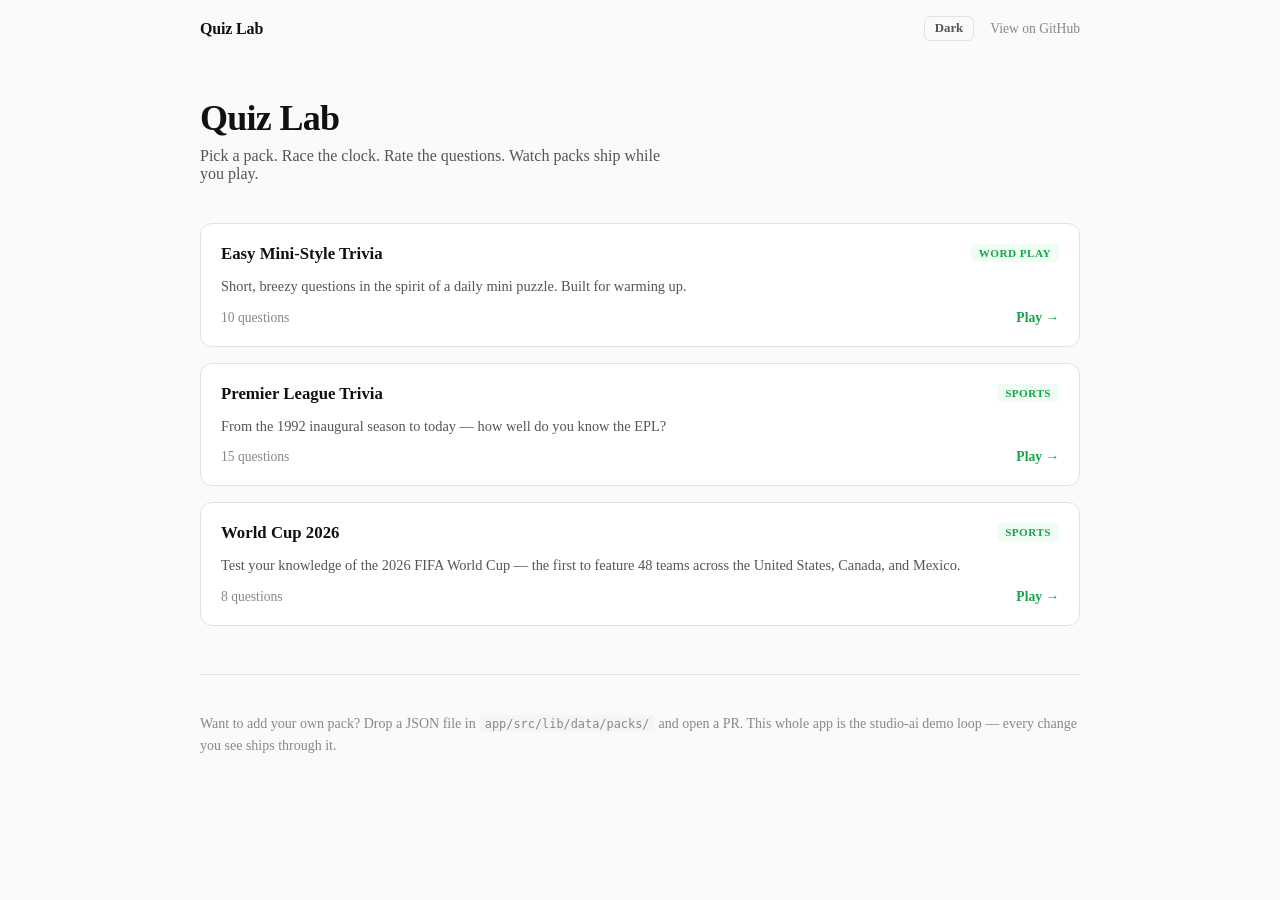
<file: pr-3/index.html>
<!doctype html>
<html lang="en">
	<head>
		<meta charset="utf-8" />
		<meta name="viewport" content="width=device-width, initial-scale=1" />
		<meta name="text-scale" content="scale" />
		<title>Quiz Lab</title>
		<link href="./_app/immutable/entry/start.DJu2rK__.js" rel="modulepreload">
		<link href="./_app/immutable/chunks/CJmnav-K.js" rel="modulepreload">
		<link href="./_app/immutable/chunks/DCRx875m.js" rel="modulepreload">
		<link href="./_app/immutable/entry/app.CYE9SUCM.js" rel="modulepreload">
		<link href="./_app/immutable/chunks/DEDqjojZ.js" rel="modulepreload">
		<link href="./_app/immutable/nodes/0.B5DDcR6d.js" rel="modulepreload">
		<link href="./_app/immutable/nodes/2.BEg4h3Is.js" rel="modulepreload">
		<!--12qhfyh--><link rel="icon" href="data:image/svg+xml,%3csvg%20xmlns='http://www.w3.org/2000/svg'%20width='107'%20height='128'%20viewBox='0%200%20107%20128'%3e%3ctitle%3esvelte-logo%3c/title%3e%3cpath%20d='M94.157%2022.819c-10.4-14.885-30.94-19.297-45.792-9.835L22.282%2029.608A29.92%2029.92%200%200%200%208.764%2049.65a31.5%2031.5%200%200%200%203.108%2020.231%2030%2030%200%200%200-4.477%2011.183%2031.9%2031.9%200%200%200%205.448%2024.116c10.402%2014.887%2030.942%2019.297%2045.791%209.835l26.083-16.624A29.92%2029.92%200%200%200%2098.235%2078.35a31.53%2031.53%200%200%200-3.105-20.232%2030%2030%200%200%200%204.474-11.182%2031.88%2031.88%200%200%200-5.447-24.116'%20style='fill:%23ff3e00'/%3e%3cpath%20d='M45.817%20106.582a20.72%2020.72%200%200%201-22.237-8.243%2019.17%2019.17%200%200%201-3.277-14.503%2018%2018%200%200%201%20.624-2.435l.49-1.498%201.337.981a33.6%2033.6%200%200%200%2010.203%205.098l.97.294-.09.968a5.85%205.85%200%200%200%201.052%203.878%206.24%206.24%200%200%200%206.695%202.485%205.8%205.8%200%200%200%201.603-.704L69.27%2076.28a5.43%205.43%200%200%200%202.45-3.631%205.8%205.8%200%200%200-.987-4.371%206.24%206.24%200%200%200-6.698-2.487%205.7%205.7%200%200%200-1.6.704l-9.953%206.345a19%2019%200%200%201-5.296%202.326%2020.72%2020.72%200%200%201-22.237-8.243%2019.17%2019.17%200%200%201-3.277-14.502%2017.99%2017.99%200%200%201%208.13-12.052l26.081-16.623a19%2019%200%200%201%205.3-2.329%2020.72%2020.72%200%200%201%2022.237%208.243%2019.17%2019.17%200%200%201%203.277%2014.503%2018%2018%200%200%201-.624%202.435l-.49%201.498-1.337-.98a33.6%2033.6%200%200%200-10.203-5.1l-.97-.294.09-.968a5.86%205.86%200%200%200-1.052-3.878%206.24%206.24%200%200%200-6.696-2.485%205.8%205.8%200%200%200-1.602.704L37.73%2051.72a5.42%205.42%200%200%200-2.449%203.63%205.79%205.79%200%200%200%20.986%204.372%206.24%206.24%200%200%200%206.698%202.486%205.8%205.8%200%200%200%201.602-.704l9.952-6.342a19%2019%200%200%201%205.295-2.328%2020.72%2020.72%200%200%201%2022.237%208.242%2019.17%2019.17%200%200%201%203.277%2014.503%2018%2018%200%200%201-8.13%2012.053l-26.081%2016.622a19%2019%200%200%201-5.3%202.328'%20style='fill:%23fff'/%3e%3c/svg%3e"/><!---->
		<link href="./_app/immutable/assets/0.CSIWkwKv.css" rel="stylesheet">
		<link href="./_app/immutable/assets/2.Kk7k5AfA.css" rel="stylesheet">
	</head>
	<body data-sveltekit-preload-data="hover">
		<div style="display: contents"><!--[--><!--[0--><!--[--><nav class="top-nav svelte-12qhfyh"><a class="brand svelte-12qhfyh" href="./">Quiz Lab</a> <div class="nav-right svelte-12qhfyh"><button class="theme-toggle svelte-12qhfyh" aria-label="Toggle theme">Dark</button> <a class="github svelte-12qhfyh" href="https://github.com/routeburn-alpha/product-demo-template" rel="noopener" target="_blank">View on GitHub</a></div></nav> <!--[--><div class="container svelte-1uha8ag"><header class="svelte-1uha8ag"><h1 class="svelte-1uha8ag">Quiz Lab</h1> <p class="subtitle svelte-1uha8ag">Pick a pack. Race the clock. Rate the questions. Watch packs ship while you play.</p></header> <section><div class="pack-grid svelte-1uha8ag"><!--[--><a class="pack-card svelte-1uha8ag" href="./play/nyt-easy"><div class="pack-header svelte-1uha8ag"><h2 class="svelte-1uha8ag">Easy Mini-Style Trivia</h2> <span class="category svelte-1uha8ag">Word play</span></div> <p class="description svelte-1uha8ag">Short, breezy questions in the spirit of a daily mini puzzle. Built for warming up.</p> <div class="meta svelte-1uha8ag"><span class="count">10 questions</span> <span class="play svelte-1uha8ag">Play →</span></div></a><a class="pack-card svelte-1uha8ag" href="./play/premier-league"><div class="pack-header svelte-1uha8ag"><h2 class="svelte-1uha8ag">Premier League Trivia</h2> <span class="category svelte-1uha8ag">Sports</span></div> <p class="description svelte-1uha8ag">From the 1992 inaugural season to today — how well do you know the EPL?</p> <div class="meta svelte-1uha8ag"><span class="count">15 questions</span> <span class="play svelte-1uha8ag">Play →</span></div></a><a class="pack-card svelte-1uha8ag" href="./play/world-cup-2026"><div class="pack-header svelte-1uha8ag"><h2 class="svelte-1uha8ag">World Cup 2026</h2> <span class="category svelte-1uha8ag">Sports</span></div> <p class="description svelte-1uha8ag">Test your knowledge of the 2026 FIFA World Cup — the first to feature 48 teams across the United States, Canada, and Mexico.</p> <div class="meta svelte-1uha8ag"><span class="count">8 questions</span> <span class="play svelte-1uha8ag">Play →</span></div></a><!--]--></div></section> <footer class="svelte-1uha8ag"><p>Want to add your own pack? Drop a JSON file in <code class="svelte-1uha8ag">app/src/lib/data/packs/</code> and open a PR.
			This whole app is the studio-ai demo loop — every change you see ships through it.</p></footer></div><!--]--><!----><!--]--><!--]--> <!--[-1--><!--]--><!--]-->
			
			<script>
				{
					__sveltekit_16wly1c = {
						base: new URL(".", location).pathname.slice(0, -1),
						assets: "/product-davidoh/pr-3"
					};

					const element = document.currentScript.parentElement;

					Promise.all([
						import("./_app/immutable/entry/start.DJu2rK__.js"),
						import("./_app/immutable/entry/app.CYE9SUCM.js")
					]).then(([kit, app]) => {
						kit.start(app, element, {
							node_ids: [0, 2],
							data: [null,{type:"data",data:{packs:[{id:"nyt-easy",title:"Easy Mini-Style Trivia",category:"Word play",description:"Short, breezy questions in the spirit of a daily mini puzzle. Built for warming up.",questions:[{id:"ne-1",prompt:"Tropical orange-fleshed stone fruit, five letters:",choices:["Peach","Mango","Guava","Melon"],correctIndex:1,difficulty:1,explanation:"Mango — five letters, fits the clue."},{id:"ne-2",prompt:"Largest planet in our solar system:",choices:["Saturn","Neptune","Earth","Jupiter"],correctIndex:3,difficulty:1,explanation:"Jupiter is the largest, with a mass greater than all other planets combined."},{id:"ne-3",prompt:"Capital of France:",choices:["Lyon","Marseille","Paris","Nice"],correctIndex:2,difficulty:1,explanation:"Paris."},{id:"ne-4",prompt:"Number of sides on a hexagon:",choices:["Five","Six","Seven","Eight"],correctIndex:1,difficulty:1,explanation:"Hex- = six. Octagon has eight, pentagon has five."},{id:"ne-5",prompt:"Which of these is a primary color?",choices:["Green","Orange","Yellow","Purple"],correctIndex:2,difficulty:1,explanation:"The three primary colors of light are red, green, and blue; in paint they are red, yellow, and blue. Yellow is the only primary in this list."},{id:"ne-6",prompt:"Author of 'Romeo and Juliet':",choices:["Charles Dickens","Jane Austen","Mark Twain","William Shakespeare"],correctIndex:3,difficulty:1,explanation:"Shakespeare wrote it around 1595."},{id:"ne-7",prompt:"Smallest U.S. state by area:",choices:["Delaware","Connecticut","Rhode Island","Hawaii"],correctIndex:2,difficulty:2,explanation:"Rhode Island is about 1,545 square miles."},{id:"ne-8",prompt:"Currency used in Japan:",choices:["Won","Yuan","Yen","Ringgit"],correctIndex:2,difficulty:1,explanation:"The yen has been Japan's currency since 1871."},{id:"ne-9",prompt:"Tallest mountain on Earth, measured from sea level:",choices:["K2","Mount Everest","Kangchenjunga","Denali"],correctIndex:1,difficulty:1,explanation:"Everest stands at 8,849 metres."},{id:"ne-10",prompt:"How many continents are there?",choices:["Five","Six","Seven","Eight"],correctIndex:2,difficulty:1,explanation:"Africa, Antarctica, Asia, Australia, Europe, North America, and South America."}]},{id:"premier-league",title:"Premier League Trivia",category:"Sports",description:"From the 1992 inaugural season to today — how well do you know the EPL?",questions:[{id:"pl-1",prompt:"Who is the Premier League's all-time top scorer?",choices:["Wayne Rooney","Alan Shearer","Harry Kane","Sergio Agüero"],correctIndex:1,difficulty:1,explanation:"Alan Shearer scored 260 Premier League goals, mostly with Newcastle United."},{id:"pl-2",prompt:"Which club won the inaugural Premier League title in the 1992–93 season?",choices:["Arsenal","Liverpool","Manchester United","Leeds United"],correctIndex:2,difficulty:1,explanation:"Manchester United, managed by Sir Alex Ferguson, won the first ever Premier League."},{id:"pl-3",prompt:"Erling Haaland joined Manchester City in 2022 from which club?",choices:["RB Leipzig","Bayer Leverkusen","Red Bull Salzburg","Borussia Dortmund"],correctIndex:3,difficulty:1,explanation:"Haaland transferred from Borussia Dortmund and won the Golden Boot in his first PL season."},{id:"pl-4",prompt:"Which stadium is home to Liverpool FC?",choices:["Anfield","Goodison Park","Old Trafford","Stamford Bridge"],correctIndex:0,difficulty:1,explanation:"Anfield has been Liverpool's home since 1892."},{id:"pl-5",prompt:"Who has won the most Premier League Golden Boots?",choices:["Thierry Henry","Alan Shearer","Harry Kane","Both Henry and Shearer are tied"],correctIndex:3,difficulty:2,explanation:"Thierry Henry and Alan Shearer are tied on four Golden Boots each."},{id:"pl-6",prompt:"Mohamed Salah's national team is:",choices:["Morocco","Algeria","Egypt","Tunisia"],correctIndex:2,difficulty:1,explanation:"Salah captains the Egyptian national team."},{id:"pl-7",prompt:"Which club is nicknamed 'The Seagulls'?",choices:["Bournemouth","Brighton & Hove Albion","Crystal Palace","Southampton"],correctIndex:1,difficulty:2,explanation:"Brighton & Hove Albion, named for their coastal home."},{id:"pl-8",prompt:"Which player holds the record for most Premier League appearances?",choices:["James Milner","Gareth Barry","Ryan Giggs","Frank Lampard"],correctIndex:1,difficulty:3,explanation:"Gareth Barry made 653 PL appearances across Aston Villa, Manchester City, Everton, and West Brom."},{id:"pl-9",prompt:"Which manager led Leicester City to their fairytale 2015–16 title?",choices:["Brendan Rodgers","Claudio Ranieri","Nigel Pearson","Roberto Martínez"],correctIndex:1,difficulty:2,explanation:"Claudio Ranieri's Leicester won the title at 5000-1 preseason odds."},{id:"pl-10",prompt:"What is the largest stadium currently used in the Premier League by capacity?",choices:["Etihad Stadium","Tottenham Hotspur Stadium","Old Trafford","London Stadium"],correctIndex:2,difficulty:2,explanation:"Old Trafford holds approximately 74,000."},{id:"pl-11",prompt:"Which club won four Premier League titles in a row from 2020–21 to 2023–24?",choices:["Manchester United","Liverpool","Chelsea","Manchester City"],correctIndex:3,difficulty:2,explanation:"Manchester City's four consecutive titles is a PL record."},{id:"pl-12",prompt:"Newcastle United play their home games at:",choices:["St James' Park","Stadium of Light","St Mary's","Goodison Park"],correctIndex:0,difficulty:1,explanation:"St James' Park has been Newcastle's home since 1892."},{id:"pl-13",prompt:"Who is Arsenal's all-time leading goal scorer in the Premier League era?",choices:["Robin van Persie","Ian Wright","Dennis Bergkamp","Thierry Henry"],correctIndex:3,difficulty:2,explanation:"Thierry Henry is Arsenal's all-time top scorer with 228 goals across all competitions."},{id:"pl-14",prompt:"In what year was the Premier League founded?",choices:["1988","1990","1992","1995"],correctIndex:2,difficulty:1,explanation:"The Premier League was founded in February 1992."},{id:"pl-15",prompt:"Which goalkeeper has the most Premier League clean sheets all-time?",choices:["David Seaman","Petr Čech","Edwin van der Sar","David de Gea"],correctIndex:1,difficulty:3,explanation:"Petr Čech finished his career with 202 PL clean sheets, a league record."}]},{id:"world-cup-2026",title:"World Cup 2026",category:"Sports",description:"Test your knowledge of the 2026 FIFA World Cup — the first to feature 48 teams across the United States, Canada, and Mexico.",questions:[{id:"wc26-1",prompt:"How many teams participated in the 2026 FIFA World Cup, marking the first expansion to this format?",choices:["32","36","48","64"],correctIndex:2,difficulty:1,explanation:"The 2026 World Cup expanded to 48 teams, up from the 32-team format used since 1998."},{id:"wc26-2",prompt:"Which three countries co-hosted the 2026 FIFA World Cup?",choices:["USA, Brazil, Canada","USA, Canada, Mexico","USA, Mexico, Argentina","Canada, Mexico, Brazil"],correctIndex:1,difficulty:1,explanation:"The United States, Canada, and Mexico co-hosted the 2026 World Cup — the first tournament with three host nations."},{id:"wc26-3",prompt:"Which stadium hosted the 2026 FIFA World Cup Final?",choices:["Rose Bowl, Los Angeles","MetLife Stadium, New Jersey","AT&T Stadium, Dallas","Estadio Azteca, Mexico City"],correctIndex:1,difficulty:2,explanation:"MetLife Stadium in New Jersey hosted the 2026 World Cup Final."},{id:"wc26-4",prompt:"Which historic venue hosted matches at both the 1970 and 2026 FIFA World Cups?",choices:["Maracanã, Rio de Janeiro","Wembley Stadium, London","Estadio Azteca, Mexico City","Camp Nou, Barcelona"],correctIndex:2,difficulty:2,explanation:"Estadio Azteca in Mexico City hosted games in 1970, 1986, and again in 2026, making it the only stadium to host matches at three World Cups."},{id:"wc26-5",prompt:"In the new 48-team group stage format, how many teams advanced from each group of three?",choices:["1","2","3","All three plus best third-place sides"],correctIndex:1,difficulty:2,explanation:"The 2026 World Cup used 16 groups of three teams, with the top two from each group advancing to a 32-team knockout round."},{id:"wc26-6",prompt:"Which confederation qualified the most teams for the 2026 FIFA World Cup?",choices:["UEFA (Europe)","CONMEBOL (South America)","AFC (Asia)","CAF (Africa)"],correctIndex:0,difficulty:2,explanation:"UEFA received 16 spots in the expanded 48-team tournament, the largest allocation of any confederation."},{id:"wc26-7",prompt:"Roughly how many cities across the three host nations staged 2026 World Cup matches?",choices:["6","10","16","20"],correctIndex:2,difficulty:3,explanation:"The tournament spanned 16 host cities: 11 in the United States, 2 in Canada, and 3 in Mexico."},{id:"wc26-8",prompt:"Which Canadian city hosted group-stage matches at the 2026 FIFA World Cup?",choices:["Toronto","Vancouver","Montreal","Both Toronto and Vancouver"],correctIndex:3,difficulty:3,explanation:"Both Toronto (BMO Field) and Vancouver (BC Place) hosted 2026 World Cup group-stage matches for Canada."}]}]},uses:{}}],
							form: null,
							error: null
						});
					});
				}
			</script>
		</div>
	</body>
</html>
</file>
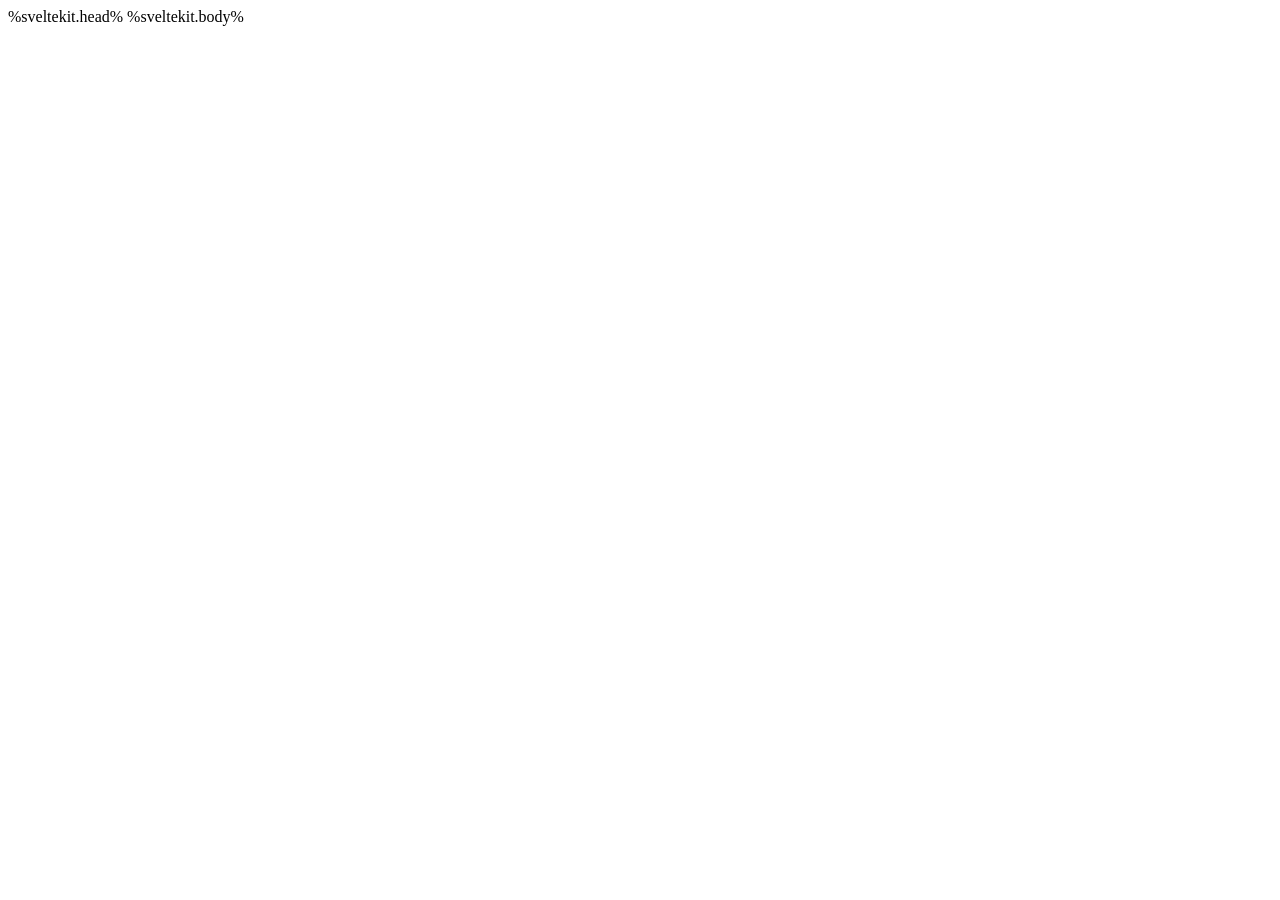
<file: app/src/app.html>
<!doctype html>
<html lang="en">
	<head>
		<meta charset="utf-8" />
		<meta name="viewport" content="width=device-width, initial-scale=1" />
		<meta name="text-scale" content="scale" />
		<title>Quiz Lab</title>
		%sveltekit.head%
	</head>
	<body data-sveltekit-preload-data="hover">
		<div style="display: contents">%sveltekit.body%</div>
	</body>
</html>
</file>
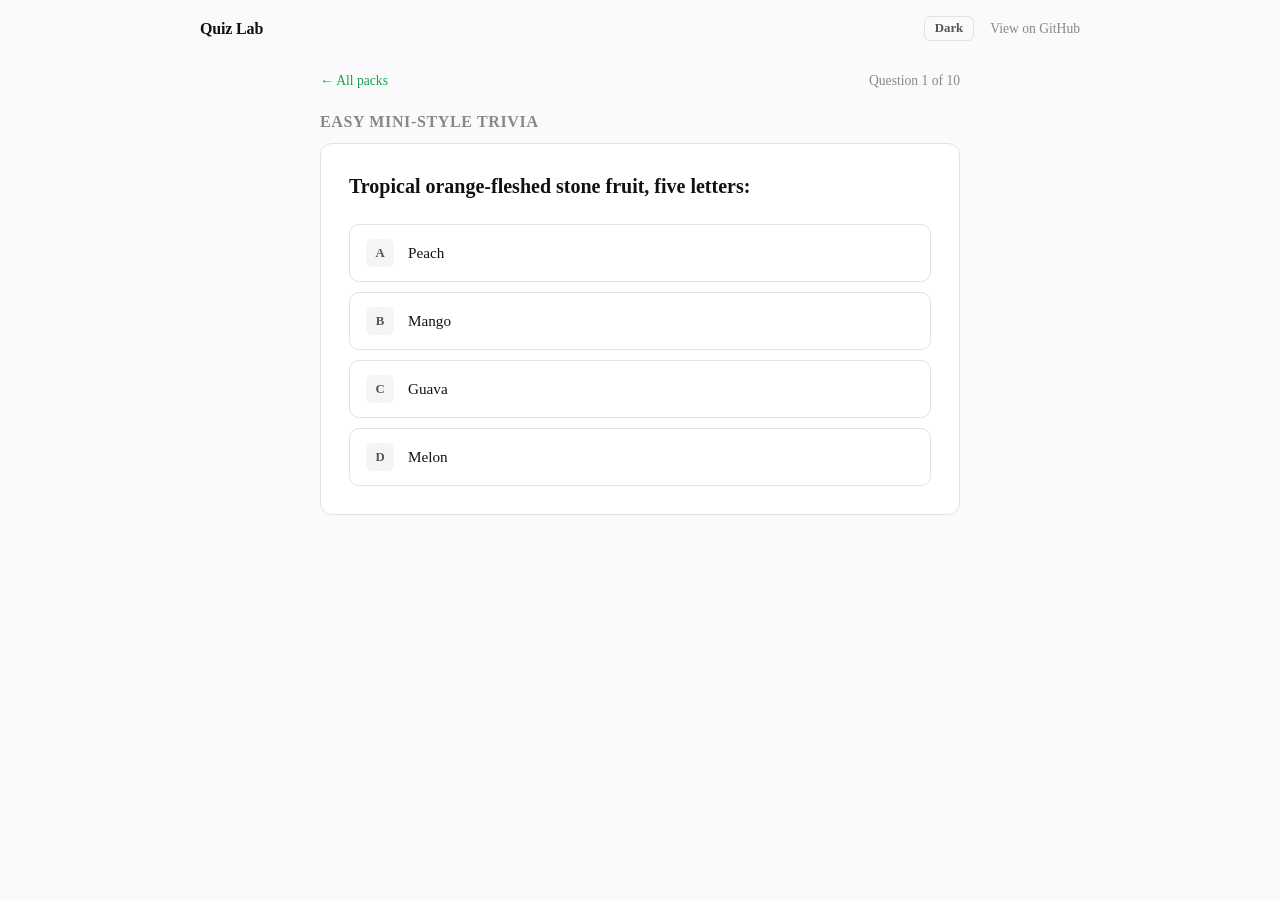
<file: pr-3/play/nyt-easy.html>
<!doctype html>
<html lang="en">
	<head>
		<meta charset="utf-8" />
		<meta name="viewport" content="width=device-width, initial-scale=1" />
		<meta name="text-scale" content="scale" />
		<title>Quiz Lab</title>
		<link href="../_app/immutable/entry/start.DJu2rK__.js" rel="modulepreload">
		<link href="../_app/immutable/chunks/CJmnav-K.js" rel="modulepreload">
		<link href="../_app/immutable/chunks/DCRx875m.js" rel="modulepreload">
		<link href="../_app/immutable/entry/app.CYE9SUCM.js" rel="modulepreload">
		<link href="../_app/immutable/chunks/DEDqjojZ.js" rel="modulepreload">
		<link href="../_app/immutable/nodes/0.B5DDcR6d.js" rel="modulepreload">
		<link href="../_app/immutable/nodes/3.p23c1gah.js" rel="modulepreload">
		<!--12qhfyh--><link rel="icon" href="data:image/svg+xml,%3csvg%20xmlns='http://www.w3.org/2000/svg'%20width='107'%20height='128'%20viewBox='0%200%20107%20128'%3e%3ctitle%3esvelte-logo%3c/title%3e%3cpath%20d='M94.157%2022.819c-10.4-14.885-30.94-19.297-45.792-9.835L22.282%2029.608A29.92%2029.92%200%200%200%208.764%2049.65a31.5%2031.5%200%200%200%203.108%2020.231%2030%2030%200%200%200-4.477%2011.183%2031.9%2031.9%200%200%200%205.448%2024.116c10.402%2014.887%2030.942%2019.297%2045.791%209.835l26.083-16.624A29.92%2029.92%200%200%200%2098.235%2078.35a31.53%2031.53%200%200%200-3.105-20.232%2030%2030%200%200%200%204.474-11.182%2031.88%2031.88%200%200%200-5.447-24.116'%20style='fill:%23ff3e00'/%3e%3cpath%20d='M45.817%20106.582a20.72%2020.72%200%200%201-22.237-8.243%2019.17%2019.17%200%200%201-3.277-14.503%2018%2018%200%200%201%20.624-2.435l.49-1.498%201.337.981a33.6%2033.6%200%200%200%2010.203%205.098l.97.294-.09.968a5.85%205.85%200%200%200%201.052%203.878%206.24%206.24%200%200%200%206.695%202.485%205.8%205.8%200%200%200%201.603-.704L69.27%2076.28a5.43%205.43%200%200%200%202.45-3.631%205.8%205.8%200%200%200-.987-4.371%206.24%206.24%200%200%200-6.698-2.487%205.7%205.7%200%200%200-1.6.704l-9.953%206.345a19%2019%200%200%201-5.296%202.326%2020.72%2020.72%200%200%201-22.237-8.243%2019.17%2019.17%200%200%201-3.277-14.502%2017.99%2017.99%200%200%201%208.13-12.052l26.081-16.623a19%2019%200%200%201%205.3-2.329%2020.72%2020.72%200%200%201%2022.237%208.243%2019.17%2019.17%200%200%201%203.277%2014.503%2018%2018%200%200%201-.624%202.435l-.49%201.498-1.337-.98a33.6%2033.6%200%200%200-10.203-5.1l-.97-.294.09-.968a5.86%205.86%200%200%200-1.052-3.878%206.24%206.24%200%200%200-6.696-2.485%205.8%205.8%200%200%200-1.602.704L37.73%2051.72a5.42%205.42%200%200%200-2.449%203.63%205.79%205.79%200%200%200%20.986%204.372%206.24%206.24%200%200%200%206.698%202.486%205.8%205.8%200%200%200%201.602-.704l9.952-6.342a19%2019%200%200%201%205.295-2.328%2020.72%2020.72%200%200%201%2022.237%208.242%2019.17%2019.17%200%200%201%203.277%2014.503%2018%2018%200%200%201-8.13%2012.053l-26.081%2016.622a19%2019%200%200%201-5.3%202.328'%20style='fill:%23fff'/%3e%3c/svg%3e"/><!---->
		<link href="../_app/immutable/assets/0.CSIWkwKv.css" rel="stylesheet">
		<link href="../_app/immutable/assets/3.B-K7L0nJ.css" rel="stylesheet">
	</head>
	<body data-sveltekit-preload-data="hover">
		<div style="display: contents"><!--[--><!--[0--><!--[--><nav class="top-nav svelte-12qhfyh"><a class="brand svelte-12qhfyh" href="../">Quiz Lab</a> <div class="nav-right svelte-12qhfyh"><button class="theme-toggle svelte-12qhfyh" aria-label="Toggle theme">Dark</button> <a class="github svelte-12qhfyh" href="https://github.com/routeburn-alpha/product-demo-template" rel="noopener" target="_blank">View on GitHub</a></div></nav> <!--[--><div class="container svelte-1tmeqxj"><!--[0--><div class="progress-row svelte-1tmeqxj"><a class="back svelte-1tmeqxj" href="../">← All packs</a> <span class="progress svelte-1tmeqxj">Question 1 of 10</span></div> <h1 class="pack-title svelte-1tmeqxj">Easy Mini-Style Trivia</h1> <div class="question-card svelte-1tmeqxj"><p class="prompt svelte-1tmeqxj">Tropical orange-fleshed stone fruit, five letters:</p> <div class="choices svelte-1tmeqxj"><!--[--><button type="button" class="choice svelte-1tmeqxj"><span class="letter svelte-1tmeqxj">A</span> <span class="choice-text svelte-1tmeqxj">Peach</span></button><button type="button" class="choice svelte-1tmeqxj"><span class="letter svelte-1tmeqxj">B</span> <span class="choice-text svelte-1tmeqxj">Mango</span></button><button type="button" class="choice svelte-1tmeqxj"><span class="letter svelte-1tmeqxj">C</span> <span class="choice-text svelte-1tmeqxj">Guava</span></button><button type="button" class="choice svelte-1tmeqxj"><span class="letter svelte-1tmeqxj">D</span> <span class="choice-text svelte-1tmeqxj">Melon</span></button><!--]--></div> <!--[-1--><!--]--></div><!--]--></div><!--]--><!----><!--]--><!--]--> <!--[-1--><!--]--><!--]-->
			
			<script>
				{
					__sveltekit_16wly1c = {
						base: new URL("..", location).pathname.slice(0, -1),
						assets: "/product-davidoh/pr-3"
					};

					const element = document.currentScript.parentElement;

					Promise.all([
						import("../_app/immutable/entry/start.DJu2rK__.js"),
						import("../_app/immutable/entry/app.CYE9SUCM.js")
					]).then(([kit, app]) => {
						kit.start(app, element, {
							node_ids: [0, 3],
							data: [null,{type:"data",data:{pack:{id:"nyt-easy",title:"Easy Mini-Style Trivia",category:"Word play",description:"Short, breezy questions in the spirit of a daily mini puzzle. Built for warming up.",questions:[{id:"ne-1",prompt:"Tropical orange-fleshed stone fruit, five letters:",choices:["Peach","Mango","Guava","Melon"],correctIndex:1,difficulty:1,explanation:"Mango — five letters, fits the clue."},{id:"ne-2",prompt:"Largest planet in our solar system:",choices:["Saturn","Neptune","Earth","Jupiter"],correctIndex:3,difficulty:1,explanation:"Jupiter is the largest, with a mass greater than all other planets combined."},{id:"ne-3",prompt:"Capital of France:",choices:["Lyon","Marseille","Paris","Nice"],correctIndex:2,difficulty:1,explanation:"Paris."},{id:"ne-4",prompt:"Number of sides on a hexagon:",choices:["Five","Six","Seven","Eight"],correctIndex:1,difficulty:1,explanation:"Hex- = six. Octagon has eight, pentagon has five."},{id:"ne-5",prompt:"Which of these is a primary color?",choices:["Green","Orange","Yellow","Purple"],correctIndex:2,difficulty:1,explanation:"The three primary colors of light are red, green, and blue; in paint they are red, yellow, and blue. Yellow is the only primary in this list."},{id:"ne-6",prompt:"Author of 'Romeo and Juliet':",choices:["Charles Dickens","Jane Austen","Mark Twain","William Shakespeare"],correctIndex:3,difficulty:1,explanation:"Shakespeare wrote it around 1595."},{id:"ne-7",prompt:"Smallest U.S. state by area:",choices:["Delaware","Connecticut","Rhode Island","Hawaii"],correctIndex:2,difficulty:2,explanation:"Rhode Island is about 1,545 square miles."},{id:"ne-8",prompt:"Currency used in Japan:",choices:["Won","Yuan","Yen","Ringgit"],correctIndex:2,difficulty:1,explanation:"The yen has been Japan's currency since 1871."},{id:"ne-9",prompt:"Tallest mountain on Earth, measured from sea level:",choices:["K2","Mount Everest","Kangchenjunga","Denali"],correctIndex:1,difficulty:1,explanation:"Everest stands at 8,849 metres."},{id:"ne-10",prompt:"How many continents are there?",choices:["Five","Six","Seven","Eight"],correctIndex:2,difficulty:1,explanation:"Africa, Antarctica, Asia, Australia, Europe, North America, and South America."}]}},uses:{params:["pack"]}}],
							form: null,
							error: null
						});
					});
				}
			</script>
		</div>
	</body>
</html>
</file>
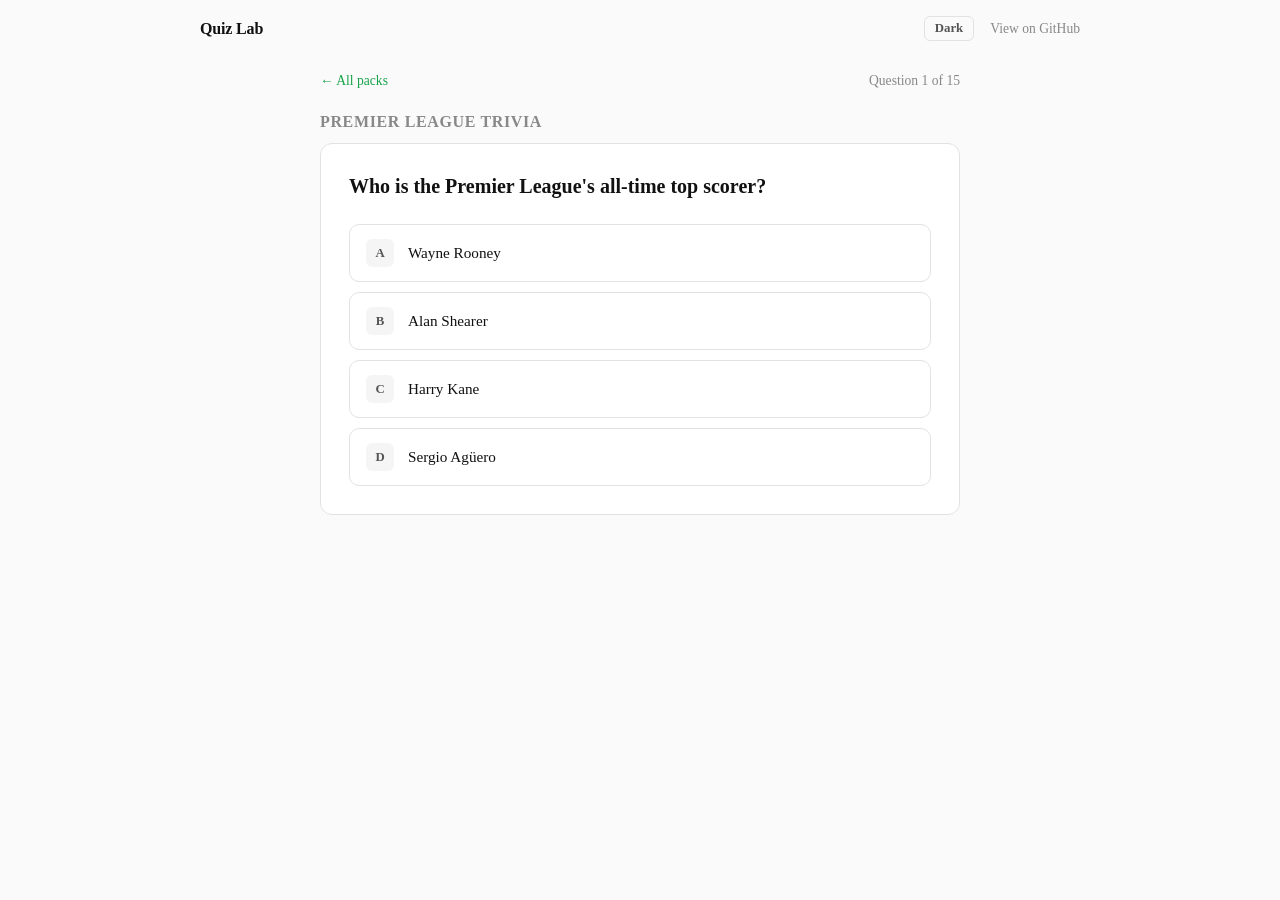
<file: pr-3/play/premier-league.html>
<!doctype html>
<html lang="en">
	<head>
		<meta charset="utf-8" />
		<meta name="viewport" content="width=device-width, initial-scale=1" />
		<meta name="text-scale" content="scale" />
		<title>Quiz Lab</title>
		<link href="../_app/immutable/entry/start.DJu2rK__.js" rel="modulepreload">
		<link href="../_app/immutable/chunks/CJmnav-K.js" rel="modulepreload">
		<link href="../_app/immutable/chunks/DCRx875m.js" rel="modulepreload">
		<link href="../_app/immutable/entry/app.CYE9SUCM.js" rel="modulepreload">
		<link href="../_app/immutable/chunks/DEDqjojZ.js" rel="modulepreload">
		<link href="../_app/immutable/nodes/0.B5DDcR6d.js" rel="modulepreload">
		<link href="../_app/immutable/nodes/3.p23c1gah.js" rel="modulepreload">
		<!--12qhfyh--><link rel="icon" href="data:image/svg+xml,%3csvg%20xmlns='http://www.w3.org/2000/svg'%20width='107'%20height='128'%20viewBox='0%200%20107%20128'%3e%3ctitle%3esvelte-logo%3c/title%3e%3cpath%20d='M94.157%2022.819c-10.4-14.885-30.94-19.297-45.792-9.835L22.282%2029.608A29.92%2029.92%200%200%200%208.764%2049.65a31.5%2031.5%200%200%200%203.108%2020.231%2030%2030%200%200%200-4.477%2011.183%2031.9%2031.9%200%200%200%205.448%2024.116c10.402%2014.887%2030.942%2019.297%2045.791%209.835l26.083-16.624A29.92%2029.92%200%200%200%2098.235%2078.35a31.53%2031.53%200%200%200-3.105-20.232%2030%2030%200%200%200%204.474-11.182%2031.88%2031.88%200%200%200-5.447-24.116'%20style='fill:%23ff3e00'/%3e%3cpath%20d='M45.817%20106.582a20.72%2020.72%200%200%201-22.237-8.243%2019.17%2019.17%200%200%201-3.277-14.503%2018%2018%200%200%201%20.624-2.435l.49-1.498%201.337.981a33.6%2033.6%200%200%200%2010.203%205.098l.97.294-.09.968a5.85%205.85%200%200%200%201.052%203.878%206.24%206.24%200%200%200%206.695%202.485%205.8%205.8%200%200%200%201.603-.704L69.27%2076.28a5.43%205.43%200%200%200%202.45-3.631%205.8%205.8%200%200%200-.987-4.371%206.24%206.24%200%200%200-6.698-2.487%205.7%205.7%200%200%200-1.6.704l-9.953%206.345a19%2019%200%200%201-5.296%202.326%2020.72%2020.72%200%200%201-22.237-8.243%2019.17%2019.17%200%200%201-3.277-14.502%2017.99%2017.99%200%200%201%208.13-12.052l26.081-16.623a19%2019%200%200%201%205.3-2.329%2020.72%2020.72%200%200%201%2022.237%208.243%2019.17%2019.17%200%200%201%203.277%2014.503%2018%2018%200%200%201-.624%202.435l-.49%201.498-1.337-.98a33.6%2033.6%200%200%200-10.203-5.1l-.97-.294.09-.968a5.86%205.86%200%200%200-1.052-3.878%206.24%206.24%200%200%200-6.696-2.485%205.8%205.8%200%200%200-1.602.704L37.73%2051.72a5.42%205.42%200%200%200-2.449%203.63%205.79%205.79%200%200%200%20.986%204.372%206.24%206.24%200%200%200%206.698%202.486%205.8%205.8%200%200%200%201.602-.704l9.952-6.342a19%2019%200%200%201%205.295-2.328%2020.72%2020.72%200%200%201%2022.237%208.242%2019.17%2019.17%200%200%201%203.277%2014.503%2018%2018%200%200%201-8.13%2012.053l-26.081%2016.622a19%2019%200%200%201-5.3%202.328'%20style='fill:%23fff'/%3e%3c/svg%3e"/><!---->
		<link href="../_app/immutable/assets/0.CSIWkwKv.css" rel="stylesheet">
		<link href="../_app/immutable/assets/3.B-K7L0nJ.css" rel="stylesheet">
	</head>
	<body data-sveltekit-preload-data="hover">
		<div style="display: contents"><!--[--><!--[0--><!--[--><nav class="top-nav svelte-12qhfyh"><a class="brand svelte-12qhfyh" href="../">Quiz Lab</a> <div class="nav-right svelte-12qhfyh"><button class="theme-toggle svelte-12qhfyh" aria-label="Toggle theme">Dark</button> <a class="github svelte-12qhfyh" href="https://github.com/routeburn-alpha/product-demo-template" rel="noopener" target="_blank">View on GitHub</a></div></nav> <!--[--><div class="container svelte-1tmeqxj"><!--[0--><div class="progress-row svelte-1tmeqxj"><a class="back svelte-1tmeqxj" href="../">← All packs</a> <span class="progress svelte-1tmeqxj">Question 1 of 15</span></div> <h1 class="pack-title svelte-1tmeqxj">Premier League Trivia</h1> <div class="question-card svelte-1tmeqxj"><p class="prompt svelte-1tmeqxj">Who is the Premier League's all-time top scorer?</p> <div class="choices svelte-1tmeqxj"><!--[--><button type="button" class="choice svelte-1tmeqxj"><span class="letter svelte-1tmeqxj">A</span> <span class="choice-text svelte-1tmeqxj">Wayne Rooney</span></button><button type="button" class="choice svelte-1tmeqxj"><span class="letter svelte-1tmeqxj">B</span> <span class="choice-text svelte-1tmeqxj">Alan Shearer</span></button><button type="button" class="choice svelte-1tmeqxj"><span class="letter svelte-1tmeqxj">C</span> <span class="choice-text svelte-1tmeqxj">Harry Kane</span></button><button type="button" class="choice svelte-1tmeqxj"><span class="letter svelte-1tmeqxj">D</span> <span class="choice-text svelte-1tmeqxj">Sergio Agüero</span></button><!--]--></div> <!--[-1--><!--]--></div><!--]--></div><!--]--><!----><!--]--><!--]--> <!--[-1--><!--]--><!--]-->
			
			<script>
				{
					__sveltekit_16wly1c = {
						base: new URL("..", location).pathname.slice(0, -1),
						assets: "/product-davidoh/pr-3"
					};

					const element = document.currentScript.parentElement;

					Promise.all([
						import("../_app/immutable/entry/start.DJu2rK__.js"),
						import("../_app/immutable/entry/app.CYE9SUCM.js")
					]).then(([kit, app]) => {
						kit.start(app, element, {
							node_ids: [0, 3],
							data: [null,{type:"data",data:{pack:{id:"premier-league",title:"Premier League Trivia",category:"Sports",description:"From the 1992 inaugural season to today — how well do you know the EPL?",questions:[{id:"pl-1",prompt:"Who is the Premier League's all-time top scorer?",choices:["Wayne Rooney","Alan Shearer","Harry Kane","Sergio Agüero"],correctIndex:1,difficulty:1,explanation:"Alan Shearer scored 260 Premier League goals, mostly with Newcastle United."},{id:"pl-2",prompt:"Which club won the inaugural Premier League title in the 1992–93 season?",choices:["Arsenal","Liverpool","Manchester United","Leeds United"],correctIndex:2,difficulty:1,explanation:"Manchester United, managed by Sir Alex Ferguson, won the first ever Premier League."},{id:"pl-3",prompt:"Erling Haaland joined Manchester City in 2022 from which club?",choices:["RB Leipzig","Bayer Leverkusen","Red Bull Salzburg","Borussia Dortmund"],correctIndex:3,difficulty:1,explanation:"Haaland transferred from Borussia Dortmund and won the Golden Boot in his first PL season."},{id:"pl-4",prompt:"Which stadium is home to Liverpool FC?",choices:["Anfield","Goodison Park","Old Trafford","Stamford Bridge"],correctIndex:0,difficulty:1,explanation:"Anfield has been Liverpool's home since 1892."},{id:"pl-5",prompt:"Who has won the most Premier League Golden Boots?",choices:["Thierry Henry","Alan Shearer","Harry Kane","Both Henry and Shearer are tied"],correctIndex:3,difficulty:2,explanation:"Thierry Henry and Alan Shearer are tied on four Golden Boots each."},{id:"pl-6",prompt:"Mohamed Salah's national team is:",choices:["Morocco","Algeria","Egypt","Tunisia"],correctIndex:2,difficulty:1,explanation:"Salah captains the Egyptian national team."},{id:"pl-7",prompt:"Which club is nicknamed 'The Seagulls'?",choices:["Bournemouth","Brighton & Hove Albion","Crystal Palace","Southampton"],correctIndex:1,difficulty:2,explanation:"Brighton & Hove Albion, named for their coastal home."},{id:"pl-8",prompt:"Which player holds the record for most Premier League appearances?",choices:["James Milner","Gareth Barry","Ryan Giggs","Frank Lampard"],correctIndex:1,difficulty:3,explanation:"Gareth Barry made 653 PL appearances across Aston Villa, Manchester City, Everton, and West Brom."},{id:"pl-9",prompt:"Which manager led Leicester City to their fairytale 2015–16 title?",choices:["Brendan Rodgers","Claudio Ranieri","Nigel Pearson","Roberto Martínez"],correctIndex:1,difficulty:2,explanation:"Claudio Ranieri's Leicester won the title at 5000-1 preseason odds."},{id:"pl-10",prompt:"What is the largest stadium currently used in the Premier League by capacity?",choices:["Etihad Stadium","Tottenham Hotspur Stadium","Old Trafford","London Stadium"],correctIndex:2,difficulty:2,explanation:"Old Trafford holds approximately 74,000."},{id:"pl-11",prompt:"Which club won four Premier League titles in a row from 2020–21 to 2023–24?",choices:["Manchester United","Liverpool","Chelsea","Manchester City"],correctIndex:3,difficulty:2,explanation:"Manchester City's four consecutive titles is a PL record."},{id:"pl-12",prompt:"Newcastle United play their home games at:",choices:["St James' Park","Stadium of Light","St Mary's","Goodison Park"],correctIndex:0,difficulty:1,explanation:"St James' Park has been Newcastle's home since 1892."},{id:"pl-13",prompt:"Who is Arsenal's all-time leading goal scorer in the Premier League era?",choices:["Robin van Persie","Ian Wright","Dennis Bergkamp","Thierry Henry"],correctIndex:3,difficulty:2,explanation:"Thierry Henry is Arsenal's all-time top scorer with 228 goals across all competitions."},{id:"pl-14",prompt:"In what year was the Premier League founded?",choices:["1988","1990","1992","1995"],correctIndex:2,difficulty:1,explanation:"The Premier League was founded in February 1992."},{id:"pl-15",prompt:"Which goalkeeper has the most Premier League clean sheets all-time?",choices:["David Seaman","Petr Čech","Edwin van der Sar","David de Gea"],correctIndex:1,difficulty:3,explanation:"Petr Čech finished his career with 202 PL clean sheets, a league record."}]}},uses:{params:["pack"]}}],
							form: null,
							error: null
						});
					});
				}
			</script>
		</div>
	</body>
</html>
</file>
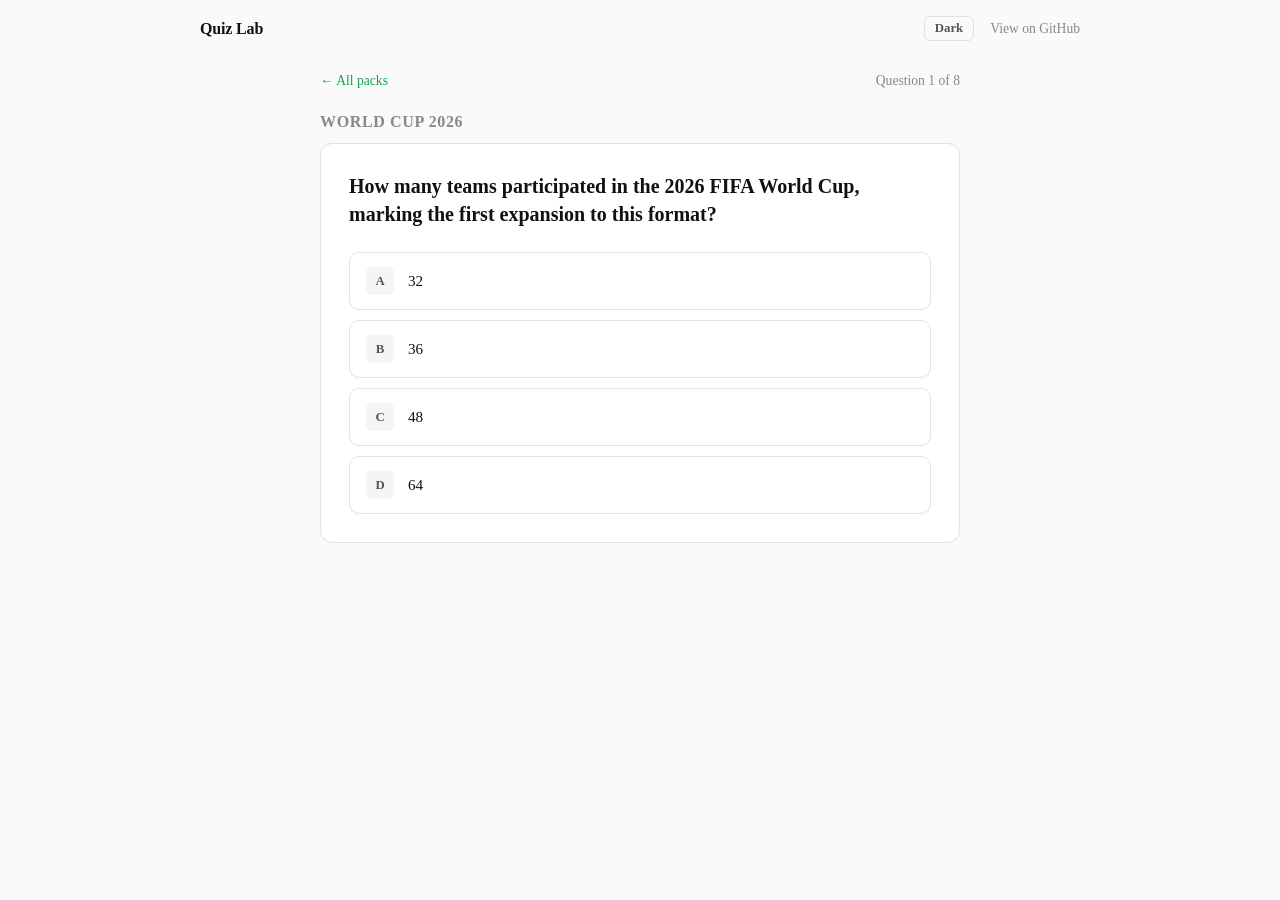
<file: pr-3/play/world-cup-2026.html>
<!doctype html>
<html lang="en">
	<head>
		<meta charset="utf-8" />
		<meta name="viewport" content="width=device-width, initial-scale=1" />
		<meta name="text-scale" content="scale" />
		<title>Quiz Lab</title>
		<link href="../_app/immutable/entry/start.DJu2rK__.js" rel="modulepreload">
		<link href="../_app/immutable/chunks/CJmnav-K.js" rel="modulepreload">
		<link href="../_app/immutable/chunks/DCRx875m.js" rel="modulepreload">
		<link href="../_app/immutable/entry/app.CYE9SUCM.js" rel="modulepreload">
		<link href="../_app/immutable/chunks/DEDqjojZ.js" rel="modulepreload">
		<link href="../_app/immutable/nodes/0.B5DDcR6d.js" rel="modulepreload">
		<link href="../_app/immutable/nodes/3.p23c1gah.js" rel="modulepreload">
		<!--12qhfyh--><link rel="icon" href="data:image/svg+xml,%3csvg%20xmlns='http://www.w3.org/2000/svg'%20width='107'%20height='128'%20viewBox='0%200%20107%20128'%3e%3ctitle%3esvelte-logo%3c/title%3e%3cpath%20d='M94.157%2022.819c-10.4-14.885-30.94-19.297-45.792-9.835L22.282%2029.608A29.92%2029.92%200%200%200%208.764%2049.65a31.5%2031.5%200%200%200%203.108%2020.231%2030%2030%200%200%200-4.477%2011.183%2031.9%2031.9%200%200%200%205.448%2024.116c10.402%2014.887%2030.942%2019.297%2045.791%209.835l26.083-16.624A29.92%2029.92%200%200%200%2098.235%2078.35a31.53%2031.53%200%200%200-3.105-20.232%2030%2030%200%200%200%204.474-11.182%2031.88%2031.88%200%200%200-5.447-24.116'%20style='fill:%23ff3e00'/%3e%3cpath%20d='M45.817%20106.582a20.72%2020.72%200%200%201-22.237-8.243%2019.17%2019.17%200%200%201-3.277-14.503%2018%2018%200%200%201%20.624-2.435l.49-1.498%201.337.981a33.6%2033.6%200%200%200%2010.203%205.098l.97.294-.09.968a5.85%205.85%200%200%200%201.052%203.878%206.24%206.24%200%200%200%206.695%202.485%205.8%205.8%200%200%200%201.603-.704L69.27%2076.28a5.43%205.43%200%200%200%202.45-3.631%205.8%205.8%200%200%200-.987-4.371%206.24%206.24%200%200%200-6.698-2.487%205.7%205.7%200%200%200-1.6.704l-9.953%206.345a19%2019%200%200%201-5.296%202.326%2020.72%2020.72%200%200%201-22.237-8.243%2019.17%2019.17%200%200%201-3.277-14.502%2017.99%2017.99%200%200%201%208.13-12.052l26.081-16.623a19%2019%200%200%201%205.3-2.329%2020.72%2020.72%200%200%201%2022.237%208.243%2019.17%2019.17%200%200%201%203.277%2014.503%2018%2018%200%200%201-.624%202.435l-.49%201.498-1.337-.98a33.6%2033.6%200%200%200-10.203-5.1l-.97-.294.09-.968a5.86%205.86%200%200%200-1.052-3.878%206.24%206.24%200%200%200-6.696-2.485%205.8%205.8%200%200%200-1.602.704L37.73%2051.72a5.42%205.42%200%200%200-2.449%203.63%205.79%205.79%200%200%200%20.986%204.372%206.24%206.24%200%200%200%206.698%202.486%205.8%205.8%200%200%200%201.602-.704l9.952-6.342a19%2019%200%200%201%205.295-2.328%2020.72%2020.72%200%200%201%2022.237%208.242%2019.17%2019.17%200%200%201%203.277%2014.503%2018%2018%200%200%201-8.13%2012.053l-26.081%2016.622a19%2019%200%200%201-5.3%202.328'%20style='fill:%23fff'/%3e%3c/svg%3e"/><!---->
		<link href="../_app/immutable/assets/0.CSIWkwKv.css" rel="stylesheet">
		<link href="../_app/immutable/assets/3.B-K7L0nJ.css" rel="stylesheet">
	</head>
	<body data-sveltekit-preload-data="hover">
		<div style="display: contents"><!--[--><!--[0--><!--[--><nav class="top-nav svelte-12qhfyh"><a class="brand svelte-12qhfyh" href="../">Quiz Lab</a> <div class="nav-right svelte-12qhfyh"><button class="theme-toggle svelte-12qhfyh" aria-label="Toggle theme">Dark</button> <a class="github svelte-12qhfyh" href="https://github.com/routeburn-alpha/product-demo-template" rel="noopener" target="_blank">View on GitHub</a></div></nav> <!--[--><div class="container svelte-1tmeqxj"><!--[0--><div class="progress-row svelte-1tmeqxj"><a class="back svelte-1tmeqxj" href="../">← All packs</a> <span class="progress svelte-1tmeqxj">Question 1 of 8</span></div> <h1 class="pack-title svelte-1tmeqxj">World Cup 2026</h1> <div class="question-card svelte-1tmeqxj"><p class="prompt svelte-1tmeqxj">How many teams participated in the 2026 FIFA World Cup, marking the first expansion to this format?</p> <div class="choices svelte-1tmeqxj"><!--[--><button type="button" class="choice svelte-1tmeqxj"><span class="letter svelte-1tmeqxj">A</span> <span class="choice-text svelte-1tmeqxj">32</span></button><button type="button" class="choice svelte-1tmeqxj"><span class="letter svelte-1tmeqxj">B</span> <span class="choice-text svelte-1tmeqxj">36</span></button><button type="button" class="choice svelte-1tmeqxj"><span class="letter svelte-1tmeqxj">C</span> <span class="choice-text svelte-1tmeqxj">48</span></button><button type="button" class="choice svelte-1tmeqxj"><span class="letter svelte-1tmeqxj">D</span> <span class="choice-text svelte-1tmeqxj">64</span></button><!--]--></div> <!--[-1--><!--]--></div><!--]--></div><!--]--><!----><!--]--><!--]--> <!--[-1--><!--]--><!--]-->
			
			<script>
				{
					__sveltekit_16wly1c = {
						base: new URL("..", location).pathname.slice(0, -1),
						assets: "/product-davidoh/pr-3"
					};

					const element = document.currentScript.parentElement;

					Promise.all([
						import("../_app/immutable/entry/start.DJu2rK__.js"),
						import("../_app/immutable/entry/app.CYE9SUCM.js")
					]).then(([kit, app]) => {
						kit.start(app, element, {
							node_ids: [0, 3],
							data: [null,{type:"data",data:{pack:{id:"world-cup-2026",title:"World Cup 2026",category:"Sports",description:"Test your knowledge of the 2026 FIFA World Cup — the first to feature 48 teams across the United States, Canada, and Mexico.",questions:[{id:"wc26-1",prompt:"How many teams participated in the 2026 FIFA World Cup, marking the first expansion to this format?",choices:["32","36","48","64"],correctIndex:2,difficulty:1,explanation:"The 2026 World Cup expanded to 48 teams, up from the 32-team format used since 1998."},{id:"wc26-2",prompt:"Which three countries co-hosted the 2026 FIFA World Cup?",choices:["USA, Brazil, Canada","USA, Canada, Mexico","USA, Mexico, Argentina","Canada, Mexico, Brazil"],correctIndex:1,difficulty:1,explanation:"The United States, Canada, and Mexico co-hosted the 2026 World Cup — the first tournament with three host nations."},{id:"wc26-3",prompt:"Which stadium hosted the 2026 FIFA World Cup Final?",choices:["Rose Bowl, Los Angeles","MetLife Stadium, New Jersey","AT&T Stadium, Dallas","Estadio Azteca, Mexico City"],correctIndex:1,difficulty:2,explanation:"MetLife Stadium in New Jersey hosted the 2026 World Cup Final."},{id:"wc26-4",prompt:"Which historic venue hosted matches at both the 1970 and 2026 FIFA World Cups?",choices:["Maracanã, Rio de Janeiro","Wembley Stadium, London","Estadio Azteca, Mexico City","Camp Nou, Barcelona"],correctIndex:2,difficulty:2,explanation:"Estadio Azteca in Mexico City hosted games in 1970, 1986, and again in 2026, making it the only stadium to host matches at three World Cups."},{id:"wc26-5",prompt:"In the new 48-team group stage format, how many teams advanced from each group of three?",choices:["1","2","3","All three plus best third-place sides"],correctIndex:1,difficulty:2,explanation:"The 2026 World Cup used 16 groups of three teams, with the top two from each group advancing to a 32-team knockout round."},{id:"wc26-6",prompt:"Which confederation qualified the most teams for the 2026 FIFA World Cup?",choices:["UEFA (Europe)","CONMEBOL (South America)","AFC (Asia)","CAF (Africa)"],correctIndex:0,difficulty:2,explanation:"UEFA received 16 spots in the expanded 48-team tournament, the largest allocation of any confederation."},{id:"wc26-7",prompt:"Roughly how many cities across the three host nations staged 2026 World Cup matches?",choices:["6","10","16","20"],correctIndex:2,difficulty:3,explanation:"The tournament spanned 16 host cities: 11 in the United States, 2 in Canada, and 3 in Mexico."},{id:"wc26-8",prompt:"Which Canadian city hosted group-stage matches at the 2026 FIFA World Cup?",choices:["Toronto","Vancouver","Montreal","Both Toronto and Vancouver"],correctIndex:3,difficulty:3,explanation:"Both Toronto (BMO Field) and Vancouver (BC Place) hosted 2026 World Cup group-stage matches for Canada."}]}},uses:{params:["pack"]}}],
							form: null,
							error: null
						});
					});
				}
			</script>
		</div>
	</body>
</html>
</file>
<file: pr-3/_app/immutable/assets/0.CSIWkwKv.css>
:root{--bg:#fafafa;--surface:#fff;--surface-hover:#f5f9ff;--text-1:#111;--text-2:#555;--text-3:#888;--border:#e2e2e2;--accent:#16a34a;--accent-bg:#f0fdf4;--accent-hover:#15803d;--code-bg:#f5f5f5;--letter-bg:#f5f5f5;--correct:#16a34a;--correct-bg:#f0fdf4;--correct-text:#14532d;--wrong:#dc2626;--wrong-bg:#fef2f2;--wrong-text:#7f1d1d}[data-theme=dark]{--bg:#0a0a0a;--surface:#1a1a1a;--surface-hover:#1e2035;--text-1:#e5e5e5;--text-2:#aaa;--text-3:#666;--border:#2a2a2a;--accent:#4ade80;--accent-bg:#4ade801a;--accent-hover:#22c55e;--code-bg:#1e1e1e;--letter-bg:#2a2a2a;--correct:#22c55e;--correct-bg:#22c55e1a;--correct-text:#86efac;--wrong:#ef4444;--wrong-bg:#ef44441a;--wrong-text:#fca5a5}*,:before,:after{transition:background-color .2s,color .2s,border-color .2s}:root{--font-sans:"Comic Sans MS", "Comic Sans", cursive}body{background:var(--bg);color:var(--text-1);margin:0}.top-nav.svelte-12qhfyh{justify-content:space-between;align-items:center;max-width:880px;margin:0 auto;padding:1rem 2rem;display:flex}.brand.svelte-12qhfyh{color:var(--text-1);letter-spacing:-.01em;font-size:1rem;font-weight:800;text-decoration:none}.nav-right.svelte-12qhfyh{align-items:center;gap:1rem;display:flex}.theme-toggle.svelte-12qhfyh{border:1px solid var(--border);font:inherit;color:var(--text-2);cursor:pointer;background:0 0;border-radius:6px;padding:.25rem .625rem;font-size:.8rem;font-weight:600}.theme-toggle.svelte-12qhfyh:hover{border-color:var(--accent);color:var(--accent)}.github.svelte-12qhfyh{color:var(--text-3);font-size:.85rem;text-decoration:none}.github.svelte-12qhfyh:hover{color:var(--accent)}
</file>
<file: pr-3/_app/immutable/assets/2.Kk7k5AfA.css>
.container.svelte-1uha8ag{max-width:880px;margin:0 auto;padding:2.5rem 2rem}header.svelte-1uha8ag{margin-bottom:2.5rem}h1.svelte-1uha8ag{color:var(--text-1);letter-spacing:-.02em;margin:0;font-size:2.25rem;font-weight:800}.subtitle.svelte-1uha8ag{color:var(--text-2);max-width:60ch;margin:.5rem 0 0;font-size:1rem}.pack-grid.svelte-1uha8ag{grid-template-columns:1fr;gap:1rem;display:grid}.pack-card.svelte-1uha8ag{border:1px solid var(--border);background:var(--surface);color:inherit;border-radius:12px;flex-direction:column;gap:.75rem;padding:1.25rem;text-decoration:none;transition:border-color .12s,transform .12s,box-shadow .12s;display:flex}.pack-card.svelte-1uha8ag:hover{border-color:var(--accent);transform:translateY(-2px);box-shadow:0 6px 20px #1d4ed814}.pack-header.svelte-1uha8ag{justify-content:space-between;align-items:flex-start;gap:.5rem;display:flex}h2.svelte-1uha8ag{color:var(--text-1);margin:0;font-size:1.05rem;font-weight:700}.category.svelte-1uha8ag{text-transform:uppercase;letter-spacing:.04em;background:var(--accent-bg);color:var(--accent);white-space:nowrap;border-radius:4px;padding:.2rem .5rem;font-size:.7rem;font-weight:600}.description.svelte-1uha8ag{color:var(--text-2);flex:1;margin:0;font-size:.9rem;line-height:1.5}.meta.svelte-1uha8ag{color:var(--text-3);justify-content:space-between;align-items:center;font-size:.85rem;display:flex}.play.svelte-1uha8ag{color:var(--accent);font-weight:600}footer.svelte-1uha8ag{border-top:1px solid var(--border);color:var(--text-3);margin-top:3rem;padding-top:1.5rem;font-size:.875rem;line-height:1.6}code.svelte-1uha8ag{background:var(--code-bg);border-radius:4px;padding:.1rem .35rem;font-family:ui-monospace,SFMono-Regular,Menlo,Monaco,monospace;font-size:.85em}
</file>
<file: pr-3/_app/immutable/assets/3.B-K7L0nJ.css>
.container.svelte-1tmeqxj{max-width:640px;margin:0 auto;padding:1rem 1.5rem 3rem}.progress-row.svelte-1tmeqxj{justify-content:space-between;align-items:center;margin-bottom:1.5rem;font-size:.85rem;display:flex}.back.svelte-1tmeqxj{color:var(--accent);font-weight:500;text-decoration:none}.back.svelte-1tmeqxj:hover{text-decoration:underline}.progress.svelte-1tmeqxj{color:var(--text-3)}.pack-title.svelte-1tmeqxj{color:var(--text-3);text-transform:uppercase;letter-spacing:.04em;margin:0 0 .75rem;font-size:1rem;font-weight:600}.question-card.svelte-1tmeqxj{background:var(--surface);border:1px solid var(--border);border-radius:12px;padding:1.75rem}.prompt.svelte-1tmeqxj{color:var(--text-1);margin:0 0 1.5rem;font-size:1.25rem;font-weight:600;line-height:1.4}.choices.svelte-1tmeqxj{flex-direction:column;gap:.625rem;display:flex}.choice.svelte-1tmeqxj{text-align:left;border:1.5px solid var(--border);background:var(--surface);font:inherit;color:var(--text-1);cursor:pointer;border-radius:10px;align-items:center;gap:.875rem;padding:.875rem 1rem;font-size:.95rem;transition:border-color .1s,background .1s,transform .1s;display:flex}.choice.svelte-1tmeqxj:not(:disabled):hover{border-color:var(--accent);background:var(--surface-hover)}.choice.svelte-1tmeqxj:disabled{cursor:default}.choice.correct.svelte-1tmeqxj{border-color:var(--correct);background:var(--correct-bg);color:var(--correct-text)}.choice.wrong.svelte-1tmeqxj{border-color:var(--wrong);background:var(--wrong-bg);color:var(--wrong-text)}.letter.svelte-1tmeqxj{background:var(--letter-bg);width:1.75rem;height:1.75rem;color:var(--text-2);border-radius:6px;flex-shrink:0;justify-content:center;align-items:center;font-size:.8rem;font-weight:700;display:inline-flex}.choice.correct.svelte-1tmeqxj .letter:where(.svelte-1tmeqxj){background:var(--correct);color:#fff}.choice.wrong.svelte-1tmeqxj .letter:where(.svelte-1tmeqxj){background:var(--wrong);color:#fff}.choice-text.svelte-1tmeqxj{flex:1}.explanation.svelte-1tmeqxj{border-radius:8px;margin-top:1.25rem;padding:.875rem 1rem;font-size:.9rem;line-height:1.5}.explanation.correct.svelte-1tmeqxj{background:var(--correct-bg);color:var(--correct-text)}.explanation.wrong.svelte-1tmeqxj{background:var(--wrong-bg);color:var(--wrong-text)}.next.svelte-1tmeqxj{background:var(--accent);color:#fff;width:100%;font:inherit;cursor:pointer;border:none;border-radius:8px;margin-top:1rem;padding:.75rem 1rem;font-size:.95rem;font-weight:600;transition:background .1s}.next.svelte-1tmeqxj:hover{background:var(--accent-hover)}.result-card.svelte-1tmeqxj{text-align:center;background:var(--surface);border:1px solid var(--border);border-radius:12px;margin-top:1rem;padding:3rem 2rem}.result-label.svelte-1tmeqxj{color:var(--text-3);text-transform:uppercase;letter-spacing:.05em;margin:0 0 .5rem;font-size:.9rem;font-weight:600}.result-score.svelte-1tmeqxj{color:var(--accent);margin:0;font-size:4rem;font-weight:800;line-height:1}.result-score.svelte-1tmeqxj .of:where(.svelte-1tmeqxj){color:var(--text-3);font-size:2rem;font-weight:400}.result-summary.svelte-1tmeqxj{color:var(--text-2);max-width:36ch;margin:1.5rem auto 2rem;font-size:1rem;line-height:1.5}.result-actions.svelte-1tmeqxj{justify-content:center;gap:.75rem;display:flex}.primary.svelte-1tmeqxj,.secondary.svelte-1tmeqxj{font:inherit;cursor:pointer;border-radius:8px;align-items:center;padding:.75rem 1.25rem;font-size:.95rem;font-weight:600;text-decoration:none;display:inline-flex}.primary.svelte-1tmeqxj{background:var(--accent);color:#fff;border:none}.primary.svelte-1tmeqxj:hover{background:var(--accent-hover)}.secondary.svelte-1tmeqxj{background:var(--surface);color:var(--accent);border:1.5px solid var(--accent)}.secondary.svelte-1tmeqxj:hover{background:var(--surface-hover)}
</file>
